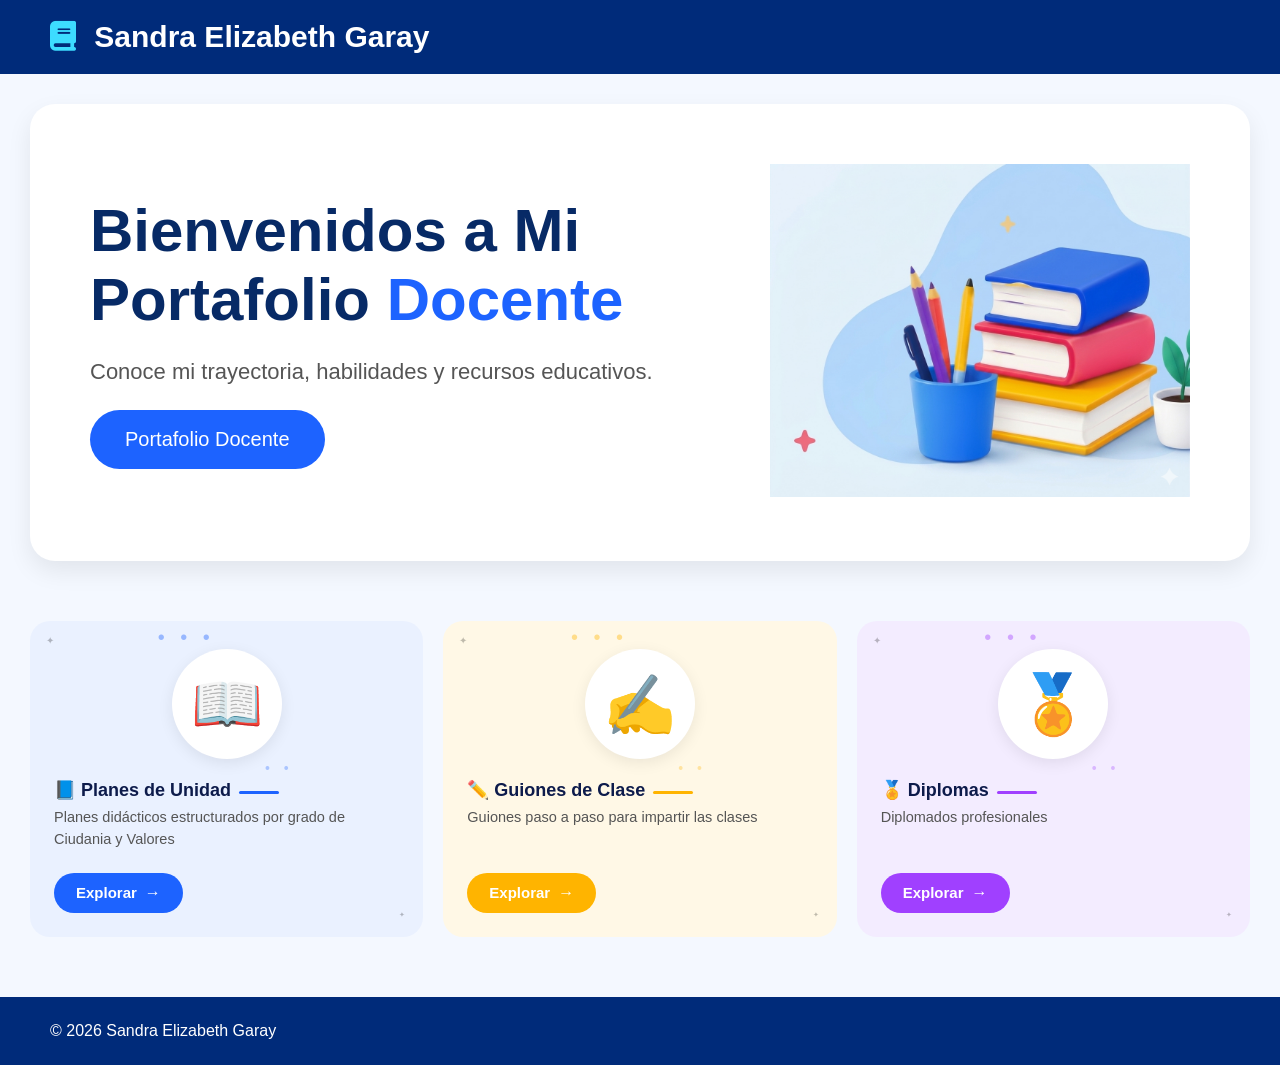
<file: index.html>
<!DOCTYPE html>
<html lang="es">
<head>
<meta charset="UTF-8">
<meta name="viewport" content="width=device-width, initial-scale=1.0">
<title>Sandra Elizabeth Garay</title>
<link rel="stylesheet" href="style.css">

<link rel="stylesheet"
href="https://cdnjs.cloudflare.com/ajax/libs/font-awesome/6.5.0/css/all.min.css">
</head>
<body>

<header>
    <div class="logo">
        <i class="fa-solid fa-book"></i>
        Sandra Elizabeth Garay
    </div>

  
</header>

<section class="hero">

<div class="hero-text">
<h1>Bienvenidos a Mi <br> Portafolio <span>Docente</span></h1>

<p>
Conoce mi trayectoria, habilidades y recursos educativos.
</p>
<button>Portafolio Docente</button>

</div>

<div class="hero-img">
<img src="libros.png" alt="Libros ">
</div>

</section>

<section class="cards">

 <div class="card azul">
  <div class="card-ilustracion">📖</div>
  <h2>📘 Planes de Unidad</h2>
  <p>Planes didácticos estructurados por grado 
    de Ciudania y Valores
  </p>
  <button>Explorar</button>
</div>

<div class="card amarillo">
  <div class="card-ilustracion">✍️</div>
  <h2>✏️ Guiones de Clase</h2>
  <p>Guiones paso a paso para impartir las clases</p>
  <button>Explorar</button>
</div>

<div class="card morado">
  <div class="card-ilustracion">🏅</div>
  <h2>🏅 Diplomas</h2>
  <p>Diplomados profesionales</p>
  <button>Explorar</button>
</div>

</section>


<footer>
<p>© 2026 Sandra Elizabeth Garay</p>


</footer>

<script src="script.js"></script>
</body>
</html>
</file>
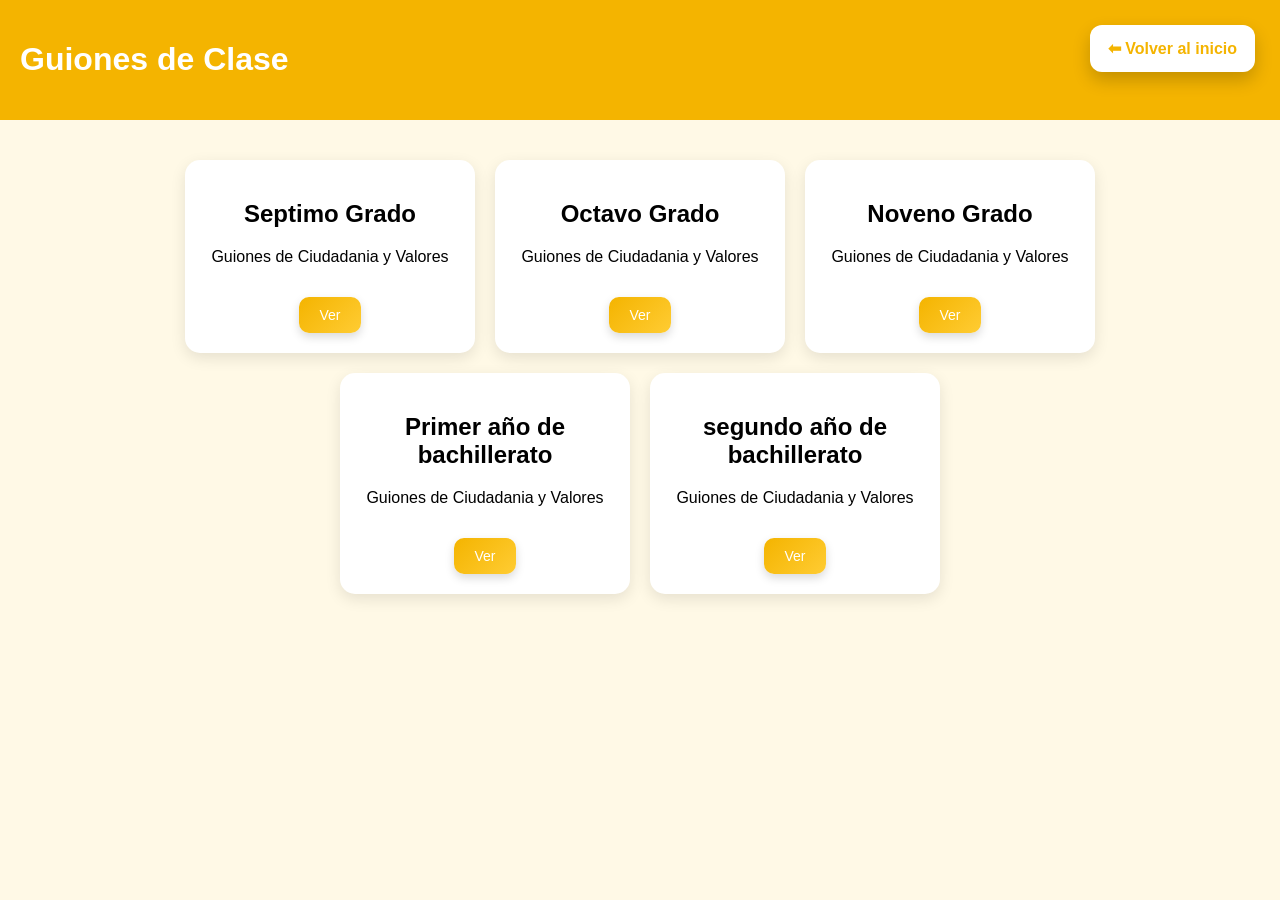
<file: guiones.html>
<!DOCTYPE html>
<html lang="es">
<head>
<meta charset="UTF-8">
<meta name="viewport" content="width=device-width, initial-scale=1.0">
<title>Guiones de Clase</title>
<link rel="stylesheet" href="guiones.css">
</head>
<body>

<header>
<h1>Guiones de Clase</h1>
<a href="index.html">⬅ Volver al inicio</a>
</header>

<section class="contenedor">
<div class="card">
<h2>Septimo Grado</h2>
<p>Guiones de Ciudadania y Valores</p>
<button onclick="abrirDoc('guiones-clases/7.pdf')">Ver</button>
</div>

<div class="card">
<h2>Octavo Grado</h2>
<p>Guiones de Ciudadania y Valores</p>
<button onclick="abrirDoc('guiones-clases/8.pdf')">Ver</button>
</div>

<div class="card">
<h2>Noveno Grado</h2>
<p>Guiones de Ciudadania y Valores</p>
<button onclick="abrirDoc('guiones-clases/9.pdf')">Ver</button>
</div>

<div class="card">
<h2>Primer año de bachillerato</h2>
<p>Guiones de Ciudadania y Valores</p>
<button onclick="abrirDoc('guiones-clases/primero.pdf')">Ver</button>
</div>

<div class="card">
<h2>segundo año de bachillerato</h2>
<p>Guiones de Ciudadania y Valores</p>
<button onclick="abrirDoc('guiones-clases/segundo.pdf')">Ver</button>
</div>

</section>

<script>
function abrirDoc(ruta){
    window.open(ruta, "planes");
}
</script>

</body>
</html>
</file>
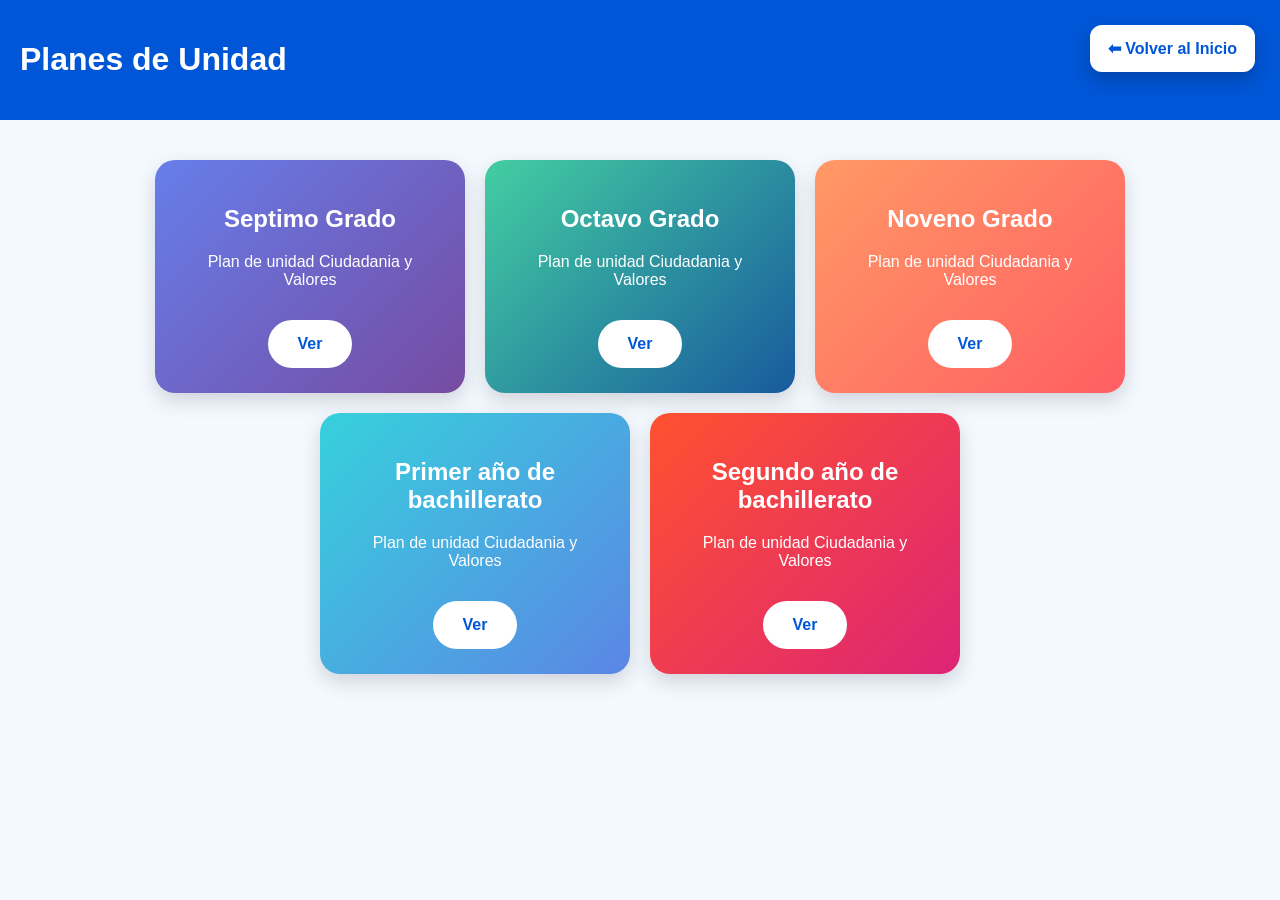
<file: planes.html>
<!DOCTYPE html>
<html lang="es">
<head>
<meta charset="UTF-8">
<meta name="viewport" content="width=device-width, initial-scale=1.0">
<title>Planes de Unidad</title>
<link rel="stylesheet" href="planes.css">
</head>
<body>

<header>
<h1>Planes de Unidad</h1>
<a href="index.html">⬅ Volver al Inicio</a>
</header>

<section class="contenedor">

<div class="card">
<h2>Septimo Grado</h2>
<p>Plan de unidad Ciudadania y Valores</p>
<button onclick="abrirDoc('plan-unidad/7.pdf')">Ver</button>
</div>

<div class="card">
<h2>Octavo Grado</h2>
<p>Plan de unidad Ciudadania y Valores</p>
<button onclick="abrirDoc('plan-unidad/8.pdf')">Ver</button>
</div>

<div class="card">
<h2>Noveno Grado</h2>
<p>Plan de unidad Ciudadania y Valores</p>
<button onclick="abrirDoc('plan-unidad/9.pdf')">Ver</button>
</div>

<div class="card">
<h2>Primer año de bachillerato</h2>
<p>Plan de unidad Ciudadania y Valores</p>
<button onclick="abrirDoc('plan-unidad/primero.pdf')">Ver</button>
</div>

<div class="card">
<h2>Segundo año de bachillerato</h2>
<p>Plan de unidad Ciudadania y Valores</p>
<button onclick="abrirDoc('plan-unidad/segundo.pdf')">Ver</button>
</div>

</section>

<script>
function abrirDoc(ruta){
    window.open(ruta, "planes");
}
</script>

</body>
</html>
</file>
<file: style.css>
*{
margin:0;
padding:0;
box-sizing:border-box;
font-family:Arial, Helvetica, sans-serif;
}

body{
background:#f4f8ff;
}

/* HEADER */

header{
background:#002b7a;
color:white;
display:flex;
justify-content:space-between;
align-items:center;
padding:20px 50px;
}

.logo{
font-size:30px;
font-weight:bold;
}

.logo i{
color:#3ddcff;
margin-right:10px;
}

nav a{
color:white;
text-decoration:none;
margin-left:30px;
font-size:18px;
transition:.3s;
}

nav a:hover{
color:#3ddcff;
}

/* HERO */

.hero{
display:flex;
justify-content:space-between;
align-items:center;
padding:60px;
background:white;
margin:30px;
border-radius:25px;
box-shadow:0 10px 25px rgba(0,0,0,0.08);
}

.hero-text h1{
font-size:60px;
color:#072a66;
}

.hero-text span{
color:#1d63ff;
}

.hero-text p{
font-size:22px;
margin:25px 0;
color:#555;
}

.hero-text button{
background:#1d63ff;
color:white;
padding:18px 35px;
border:none;
border-radius:40px;
font-size:20px;
cursor:pointer;
transition:.4s;
}

.hero-text button:hover{
transform:scale(1.05);
background:#003cc9;
}

.hero-img img{
width:420px;
animation:flotar 3s infinite ease-in-out;
}

@keyframes flotar{
0%{transform:translateY(0);}
50%{transform:translateY(-15px);}
100%{transform:translateY(0);}
}


/* CARDS */

/* Ilustración emoji grande arriba de la card */
.card-ilustracion {
  font-size: 72px;
  line-height: 1;
  margin-bottom: 16px;
  display: block;
  text-align: center;
  width: 100%;
}

/* Ocultar el ícono de Font Awesome (ya no se usa) */
.card i {
  display: none;
}

.cards {
  display: grid;
  grid-template-columns: repeat(3, 1fr);
  gap: 20px;
  padding: 30px;
}

.card {
  padding: 28px 24px 24px;
  border-radius: 20px;
  text-align: left;
  transition: 0.3s;
  display: flex;
  flex-direction: column;
  align-items: flex-start;
  position: relative;
  overflow: hidden;
}

.card:hover {
  transform: translateY(-6px);
  box-shadow: 0 12px 30px rgba(0, 0, 0, 0.12);
}

/* Fondo de color suave por tarjeta */
.card-azul,
.azul {
  background: #eaf1ff;
}

.card-amarillo,
.amarillo {
  background: #fff8e6;
}

.card-morado,
.morado {
  background: #f3ecff;
}

/* Ícono ilustración grande (arriba) */
.card i {
  font-size: 52px;
  margin-bottom: 18px;
  display: block;
}

.card-azul i, .azul i   { color: #1d63ff; }
.card-amarillo i, .amarillo i { color: #ffb400; }
.card-morado i, .morado i   { color: #a040ff; }

/* Título con ícono pequeño al lado */
.card h3 {
  font-size: 18px;
  font-weight: 700;
  margin-bottom: 10px;
  color: #0d1b4b;
  display: flex;
  align-items: center;
  gap: 8px;
}

/* Ícono pequeño junto al título */
.card h3 .icon-title {
  font-size: 18px;
}

.azul h3 .icon-title,
.card-azul h3 .icon-title   { color: #1d63ff; }
.amarillo h3 .icon-title,
.card-amarillo h3 .icon-title { color: #ffb400; }
.morado h3 .icon-title,
.card-morado h3 .icon-title   { color: #a040ff; }

/* Descripción */
.card p {
  color: #555;
  margin-bottom: 22px;
  font-size: 14.5px;
  line-height: 1.5;
  flex-grow: 1;
}

/* Botón "Explorar →" */
.card button {
  padding: 11px 22px;
  border: none;
  border-radius: 40px;
  color: white;
  font-size: 15px;
  font-weight: 600;
  cursor: pointer;
  transition: 0.2s;
  display: inline-flex;
  align-items: center;
  gap: 8px;
}

.card button::after {
  content: "→";
  font-size: 16px;
}

.card button:hover {
  opacity: 0.88;
  transform: scale(1.03);
}

/* Colores de botón */
.card-azul button, .azul button     { background: #1d63ff; }
.card-amarillo button, .amarillo button { background: #ffb400; }
.card-morado button, .morado button   { background: #a040ff; }

/* Destellos decorativos de fondo (opcional) */
.card::before,
.card::after {
  content: "✦";
  position: absolute;
  font-size: 10px;
  opacity: 0.25;
}

.card::before { top: 14px; left: 16px; }
.card::after  { bottom: 18px; right: 18px; font-size: 7px; }

/* Contenedor de la ilustración con círculo blanco */
.card-ilustracion {
  width: 110px;
  height: 110px;
  background: white;
  border-radius: 50%;
  display: flex;
  align-items: center;
  justify-content: center;
  font-size: 58px;
  margin: 0 auto 20px auto;
  position: relative;
  box-shadow: 0 4px 15px rgba(0,0,0,0.08);
}


/* Puntitos decorativos alrededor del círculo */
.card-ilustracion::before {
  content: "• • •";
  position: absolute;
  top: -22px;
  left: -14px;
  font-size: 20px;
  letter-spacing: 5px;
  opacity: 0.4;
}

.card-ilustracion::after {
  content: "• •";
  position: absolute;
  bottom: -16px;
  right: -12px;
  font-size: 14px;
  letter-spacing: 5px;
  opacity: 0.3;
}

/* Color de los puntitos por tarjeta */
.azul .card-ilustracion::before,
.azul .card-ilustracion::after { color: #1d63ff; }

.amarillo .card-ilustracion::before,
.amarillo .card-ilustracion::after { color: #ffb400; }

.morado .card-ilustracion::before,
.morado .card-ilustracion::after { color: #a040ff; }

/* Ocultar el ícono Font Awesome */
.card i { display: none; }

/* Centrar solo la ilustración, el resto queda a la izquierda */
.card {
  align-items: flex-start;
}
/* Línea decorativa debajo del título */
.card h2 {
  font-size: 18px;
  font-weight: 700;
  margin-bottom: 6px;
  color: #0d1b4b;
  display: flex;
  align-items: center;
  gap: 8px;
}

.card h2::after {
  content: "";
  display: block;
  width: 40px;
  height: 3px;
  border-radius: 2px;
  margin-top: 4px;
}

.azul h2::after     { background: #1d63ff; }
.amarillo h2::after { background: #ffb400; }
.morado h2::after   { background: #a040ff; }




/* FOOTER */

footer{
background:#002b7a;
color:white;
padding:25px 50px;
display:flex;
justify-content:space-between;
align-items:center;
margin-top:30px;
}


/* RESPONSIVE */

@media(max-width:900px){

.hero{
flex-direction:column;
text-align:center;
}

.hero-text h1{
font-size:40px;
}

.hero-img img{
width:300px;
margin-top:20px;
}

.cards{
grid-template-columns:1fr;
}

header{
flex-direction:column;
gap:20px;
}

nav a{
display:block;
margin:10px 0;
}

}


/* 🔥 HEADER ENTRADA */
header{
  animation:fadeDown 0.8s ease;
}

/* HERO ANIMADO */
.hero-text{
  animation:fadeLeft 1s ease;
}

.hero-img{
  animation:fadeRight 1s ease;
}

/* CARDS APARECEN SUAVE */
.card{
  opacity:0;
  transform:translateY(30px);
  animation:fadeUp 0.8s ease forwards;
}

/* EFECTO ESCALONADO */
.card:nth-child(1){ animation-delay:0.1s; }
.card:nth-child(2){ animation-delay:0.2s; }
.card:nth-child(3){ animation-delay:0.3s; }
.card:nth-child(4){ animation-delay:0.4s; }
.card:nth-child(5){ animation-delay:0.5s; }
.card:nth-child(6){ animation-delay:0.6s; }

/* HOVER MÁS SUAVE */
.card:hover{
  transform:translateY(-10px) scale(1.02);
  box-shadow:0 15px 35px rgba(0,0,0,0.15);
}

/* BOTÓN HERO MEJORADO */
.hero-text button:hover{
  transform:scale(1.08);
}

/* FOOTER ANIMACIÓN */
footer{
  animation:fadeUp 1s ease;
}

/* 🔥 KEYFRAMES */
@keyframes fadeUp{
  to{
    opacity:1;
    transform:translateY(0);
  }
}

@keyframes fadeDown{
  from{
    opacity:0;
    transform:translateY(-30px);
  }
  to{
    opacity:1;
    transform:translateY(0);
  }
}

@keyframes fadeLeft{
  from{
    opacity:0;
    transform:translateX(-40px);
  }
  to{
    opacity:1;
    transform:translateX(0);
  }
}

@keyframes fadeRight{
  from{
    opacity:0;
    transform:translateX(40px);
  }
  to{
    opacity:1;
    transform:translateX(0);
  }
}
</file>
<file: guiones.css>
body{
  font-family:Arial;
  margin:0;
  background:#fff9e6;
}

/* HEADER */
header{
  background:#f4b400;
  color:white;
  padding:20px;
  display:flex;
  justify-content:space-between;
  position:relative;

  /* animación */
  animation:fadeDown 0.8s ease;
}

/* BOTÓN VOLVER */
header a{
  position:absolute;
  top:25px;
  right:25px;
  background:white;
  color:#f4b400;
  text-decoration:none;
  font-weight:bold;
  padding:14px 18px;
  border-radius:12px;
  box-shadow:0 8px 18px rgba(0,0,0,0.20);
  z-index:1000;
  transition:all 0.3s ease;
}

header a:hover{
  background:#000;
  color:white;
  transform:translateY(-5px) scale(1.05);
}

/* CONTENEDOR */
.contenedor{
  display:flex;
  gap:20px;
  padding:40px;
  justify-content:center;
  flex-wrap:wrap;
}

/* CARDS CON ANIMACIÓN */
.card{
  background:white;
  padding:20px;
  width:250px;
  border-radius:15px;
  box-shadow:0 5px 15px rgba(0,0,0,.1);
  text-align:center;

  /* animación inicial */
  opacity:0;
  transform:translateY(30px);
  animation:fadeUp 0.8s ease forwards;
}

/* aparición escalonada */
.card:nth-child(1){ animation-delay:0.1s; }
.card:nth-child(2){ animation-delay:0.2s; }
.card:nth-child(3){ animation-delay:0.3s; }
.card:nth-child(4){ animation-delay:0.4s; }
.card:nth-child(5){ animation-delay:0.5s; }

/* hover en card */
.card:hover{
  transform:translateY(-10px) scale(1.03);
  box-shadow:0 12px 25px rgba(0,0,0,0.2);
}

/* BOTÓN VER */
button{
  margin-top: 15px;
  padding: 10px 20px;
  background: linear-gradient(135deg, #f4b400, #ffcc33);
  color: white;
  border: none;
  border-radius: 10px;
  font-size: 14px;
  cursor: pointer;

  transition: all 0.3s ease;
  box-shadow: 0 4px 10px rgba(0,0,0,0.15);
}

/* hover botón */
button:hover{
  transform: translateY(-4px) scale(1.05);
  box-shadow: 0 10px 20px rgba(0,0,0,0.25);
  background: linear-gradient(135deg, #ffcc33, #f4b400);
}

/* click botón */
button:active{
  transform: scale(0.92);
  box-shadow: 0 3px 8px rgba(0,0,0,0.2);
}

/* 🔥 ANIMACIONES */
@keyframes fadeUp{
  to{
    opacity:1;
    transform:translateY(0);
  }
}

@keyframes fadeDown{
  from{
    opacity:0;
    transform:translateY(-30px);
  }
  to{
    opacity:1;
    transform:translateY(0);
  }
}
</file>
<file: planes.css>
body{
  font-family: Arial;
  margin:0;
  background:#f4f8ff;
}

/* HEADER */
header{
  background:#0056d6;
  color:white;
  padding:20px;
  display:flex;
  justify-content:space-between;
  align-items:center;
  position:relative;

  /* animación */
  animation:fadeDown 0.8s ease;
}

/* BOTÓN VOLVER */
header a{
  position:absolute;
  top:25px;
  right:25px;
  background:white;
  color:#0056d6;
  text-decoration:none;
  font-weight:bold;
  padding:14px 18px;
  border-radius:12px;
  box-shadow:0 8px 18px rgba(0,0,0,0.20);
  z-index:1000;
  transition:all 0.3s ease;
}

header a:hover{
  background:#000;
  color:white;
  transform:translateY(-5px) scale(1.05);
}

/* CONTENEDOR */
.contenedor{
  display:flex;
  gap:20px;
  padding:40px;
  flex-wrap:wrap;
  justify-content:center;
}

/* CARDS */
.card{
  padding:25px;
  border-radius:20px;
  width:260px;
  text-align:center;
  color:white;
  box-shadow:0 8px 20px rgba(0,0,0,.15);

  /* animación inicial */
  opacity:0;
  transform:translateY(30px);
  animation:fadeUp 0.8s ease forwards;
}

/* aparición escalonada */
.card:nth-child(1){ animation-delay:0.1s; }
.card:nth-child(2){ animation-delay:0.2s; }
.card:nth-child(3){ animation-delay:0.3s; }
.card:nth-child(4){ animation-delay:0.4s; }
.card:nth-child(5){ animation-delay:0.5s; }

/* HOVER PRO */
.card:hover{
  transform:translateY(-12px) scale(1.03);
  box-shadow:0 15px 30px rgba(0,0,0,.25);
}

/* COLORES */
.card:nth-child(1){
  background:linear-gradient(135deg, #667eea, #764ba2);
}
.card:nth-child(2){
  background:linear-gradient(135deg, #43cea2, #185a9d);
}
.card:nth-child(3){
  background:linear-gradient(135deg, #ff9966, #ff5e62);
}
.card:nth-child(4){
  background:linear-gradient(135deg, #36d1dc, #5b86e5);
}
.card:nth-child(5){
  background:linear-gradient(135deg, #ff512f, #dd2476);
}

/* BOTÓN */
button{
  background:white;
  color:#0056d6;
  border:none;
  padding:15px 30px;
  border-radius:30px;
  cursor:pointer;
  font-size:16px;
  font-weight:bold;
  margin-top:15px;
  transition:all 0.3s ease;
}

button:hover{
  background:#000;
  color:white;
  transform:scale(1.05);
}

/* 🔥 ANIMACIONES */
@keyframes fadeUp{
  to{
    opacity:1;
    transform:translateY(0);
  }
}

@keyframes fadeDown{
  from{
    opacity:0;
    transform:translateY(-30px);
  }
  to{
    opacity:1;
    transform:translateY(0);
  }
}
</file>
